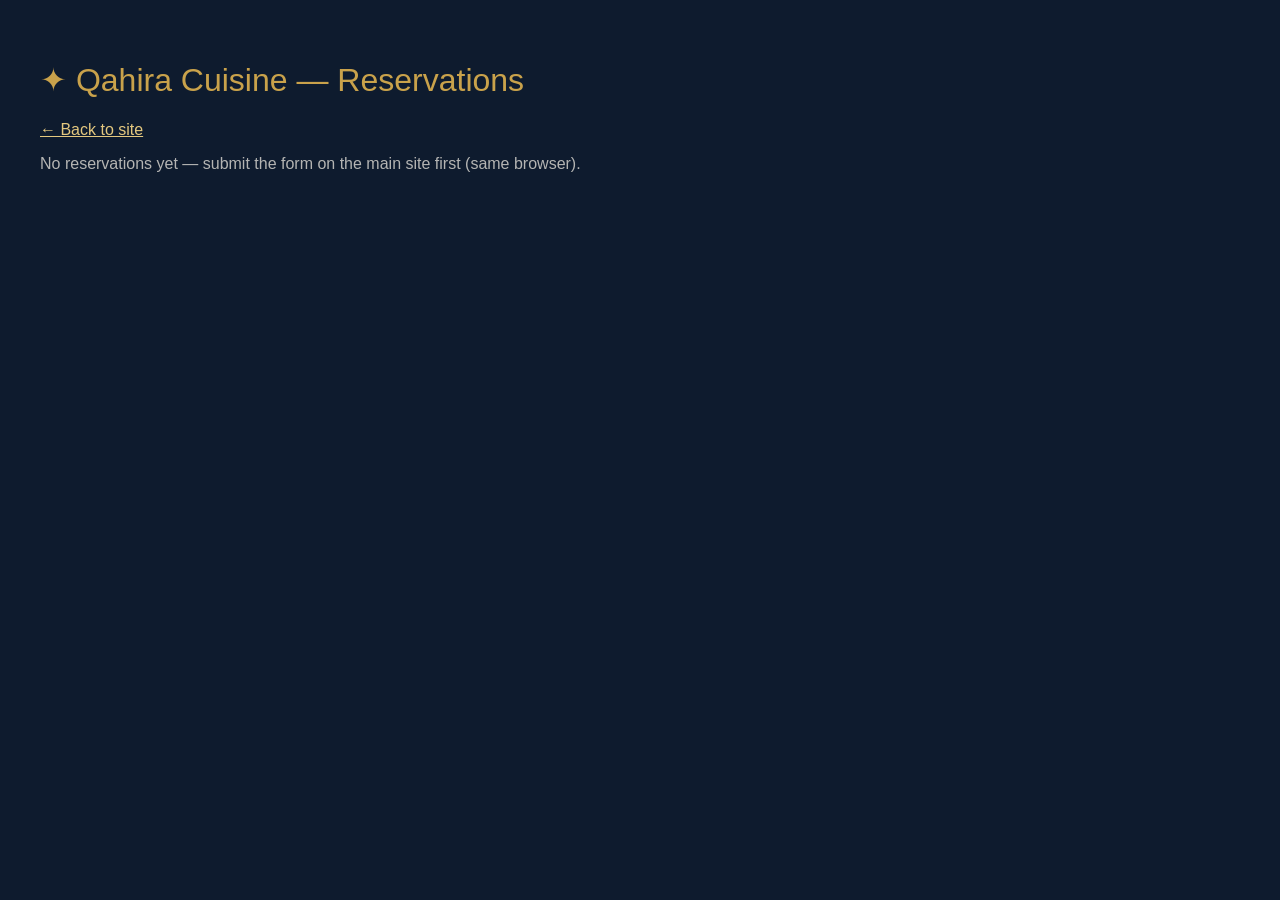
<file: admin.html>
<!DOCTYPE html>
<html lang="en">
<head>
  <meta charset="UTF-8" />
  <title>Qahira Cuisine — Reservations (Admin)</title>
  <style>
    body { font-family: sans-serif; background:#0e1b2e; color:#fbf6ec; padding:2rem; }
    h1 { color:#c9a24b; font-weight:400; }
    table { border-collapse: collapse; width:100%; margin-top:1rem; }
    th, td { border:1px solid #2c405f; padding:.55rem .8rem; text-align:left; font-size:.9rem; }
    th { background:#16263f; color:#e4c87f; }
    tr:nth-child(even) { background:#132238; }
    a { color:#e4c87f; }
    .empty { opacity:.7; margin-top:1rem; }
  </style>
</head>
<body>
  <h1>✦ Qahira Cuisine — Reservations</h1>
  <p><a href="index.html">← Back to site</a></p>
  <div id="out"></div>

  <script>
    const items = JSON.parse(localStorage.getItem("qahira_reservations")) || [];
    const out = document.getElementById("out");

    if (items.length === 0) {
      out.innerHTML = '<p class="empty">No reservations yet — submit the form on the main site first (same browser).</p>';
    } else {
      const rows = items.map(r => `
        <tr>
          <td>${r.id}</td><td>${r.type || "table"}</td><td>${r.name}</td>
          <td>${r.contact}</td><td>${r.date}</td><td>${r.guests || "-"}</td>
          <td>${r.room || "—"}</td><td>${r.notes || "—"}</td>
        </tr>`).join("");
      out.innerHTML = `
        <table>
          <tr><th>#</th><th>Type</th><th>Name</th><th>Contact</th>
          <th>Date</th><th>Guests</th><th>Suite</th><th>Notes</th></tr>
          ${rows}
        </table>`;
    }
  </script>
</body>
</html>
</file>
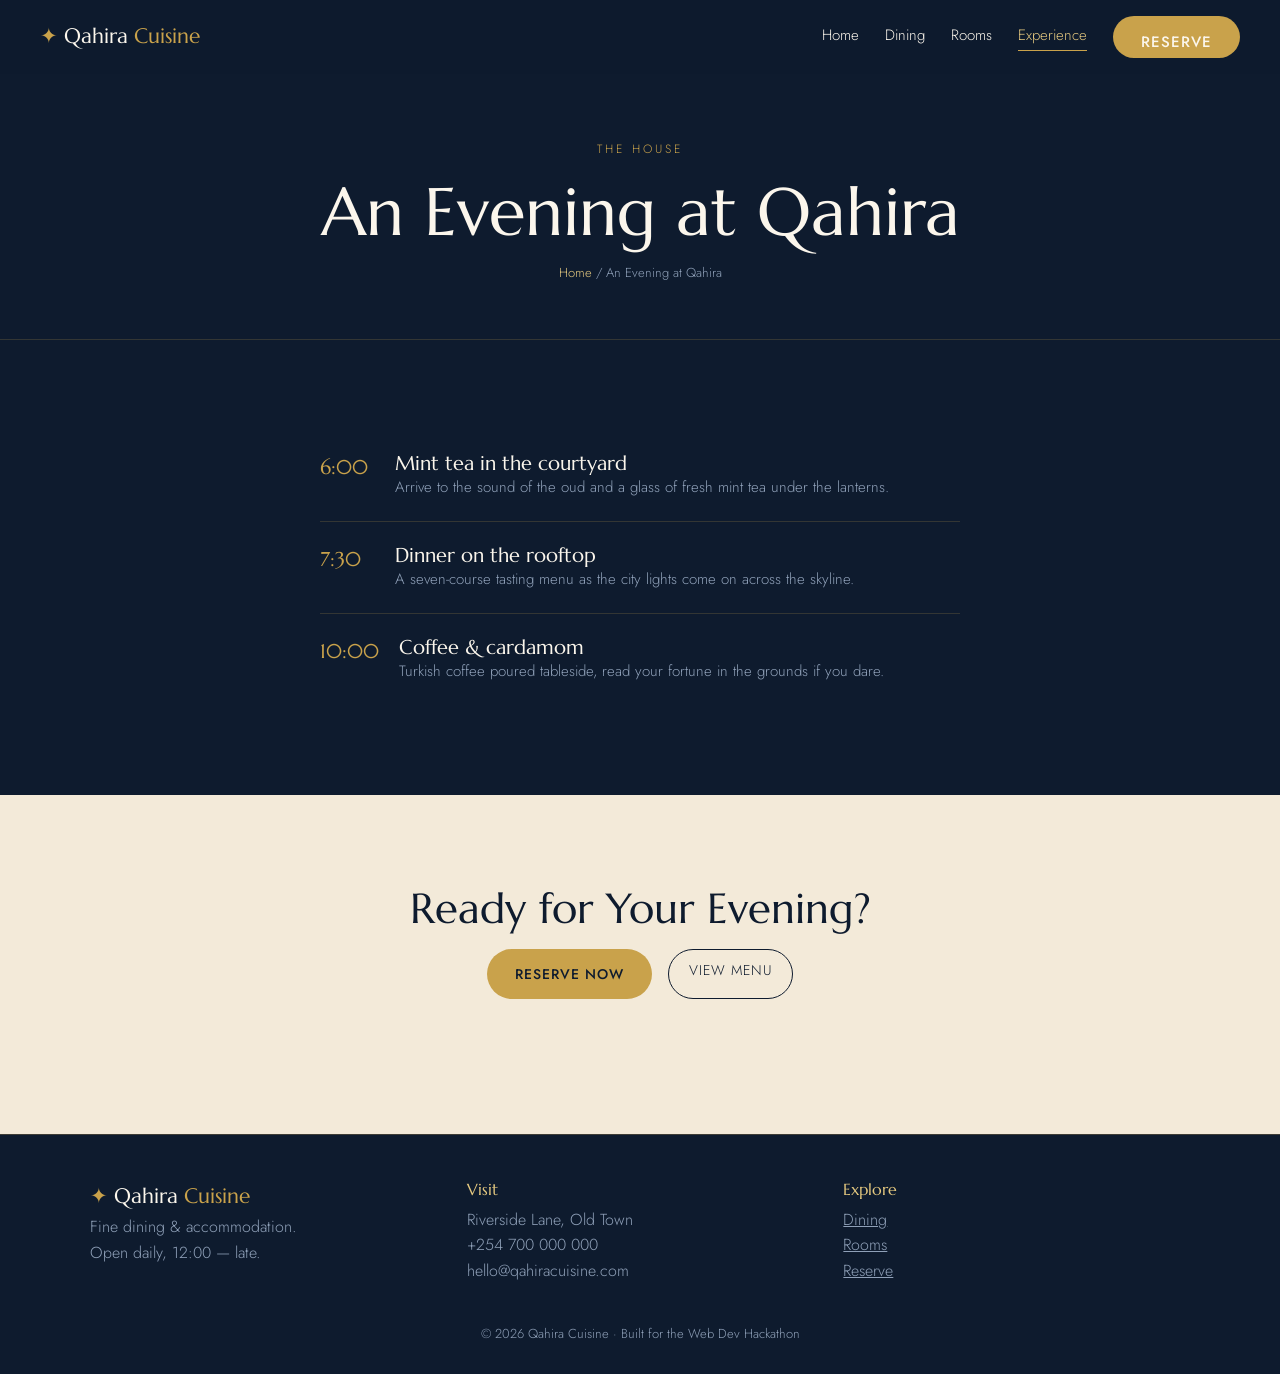
<file: experience.html>
<!DOCTYPE html>
<html lang="en">
<head>
  <meta charset="UTF-8" />
  <meta name="viewport" content="width=device-width, initial-scale=1.0" />
  <title>Experience — Qahira Cuisine</title>
  <meta name="description" content="What an evening at Qahira Cuisine looks like." />
  <link rel="preconnect" href="https://fonts.googleapis.com" />
  <link rel="preconnect" href="https://fonts.gstatic.com" crossorigin />
  <link href="https://fonts.googleapis.com/css2?family=Marcellus&family=Jost:ital,wght@0,300;0,400;0,500;1,400&display=swap" rel="stylesheet" />
  <link rel="stylesheet" href="style.css" />
</head>
<body>
  <header class="nav" id="nav">
    <a href="index.html" class="nav-brand">
      <span class="star-mark" aria-hidden="true">✦</span>
      Qahira <em>Cuisine</em>
    </a>
    <nav class="nav-links" id="navLinks">
      <a href="index.html">Home</a>
      <a href="dining.html">Dining</a>
      <a href="rooms.html">Rooms</a>
      <a href="experience.html" class="current">Experience</a>
      <a href="reserve.html" class="btn btn-gold">Reserve</a>
    </nav>
    <button class="nav-toggle" id="navToggle" aria-label="Open menu" aria-expanded="false">
      <span></span><span></span><span></span>
    </button>
  </header>
  <section class="page-banner">
    <p class="eyebrow">The House</p>
    <h1>An Evening at Qahira</h1>
    
    <p class="breadcrumb"><a href="index.html">Home</a> / An Evening at Qahira</p>
  </section>

  <section class="section" id="experience">
    <ol class="evening">
      <li class="reveal"><span class="evening-time">6:00</span>
        <div><h3>Mint tea in the courtyard</h3><p>Arrive to the sound of the oud and a glass of fresh mint tea under the lanterns.</p></div></li>
      <li class="reveal"><span class="evening-time">7:30</span>
        <div><h3>Dinner on the rooftop</h3><p>A seven-course tasting menu as the city lights come on across the skyline.</p></div></li>
      <li class="reveal"><span class="evening-time">10:00</span>
        <div><h3>Coffee &amp; cardamom</h3><p>Turkish coffee poured tableside, read your fortune in the grounds if you dare.</p></div></li>
    </ol>
  </section>

  <section class="section section-sand">
    <div class="section-head reveal">
      <h2>Ready for Your Evening?</h2>
      <div class="hero-actions" style="margin-top:1rem">
        <a href="reserve.html" class="btn btn-gold">Reserve Now</a>
        <a href="dining.html" class="btn btn-line" style="border-color:var(--ink);color:var(--ink)">View Menu</a>
      </div>
    </div>
  </section>
  <footer class="footer" id="contact">
    <div class="footer-grid">
      <div>
        <p class="nav-brand"><span class="star-mark">✦</span> Qahira <em>Cuisine</em></p>
        <p class="muted">Fine dining &amp; accommodation.<br />Open daily, 12:00 — late.</p>
      </div>
      <div>
        <h4>Visit</h4>
        <p class="muted">Riverside Lane, Old Town<br />+254 700 000 000<br />hello@qahiracuisine.com</p>
      </div>
      <div>
        <h4>Explore</h4>
        <p class="muted"><a href="dining.html" style="color:inherit">Dining</a><br />
        <a href="rooms.html" style="color:inherit">Rooms</a><br />
        <a href="reserve.html" style="color:inherit">Reserve</a></p>
      </div>
    </div>
    <p class="footer-line muted">© 2026 Qahira Cuisine · Built for the Web Dev Hackathon</p>
  </footer>

  <script src="script.js"></script>
</body>
</html>
</file>
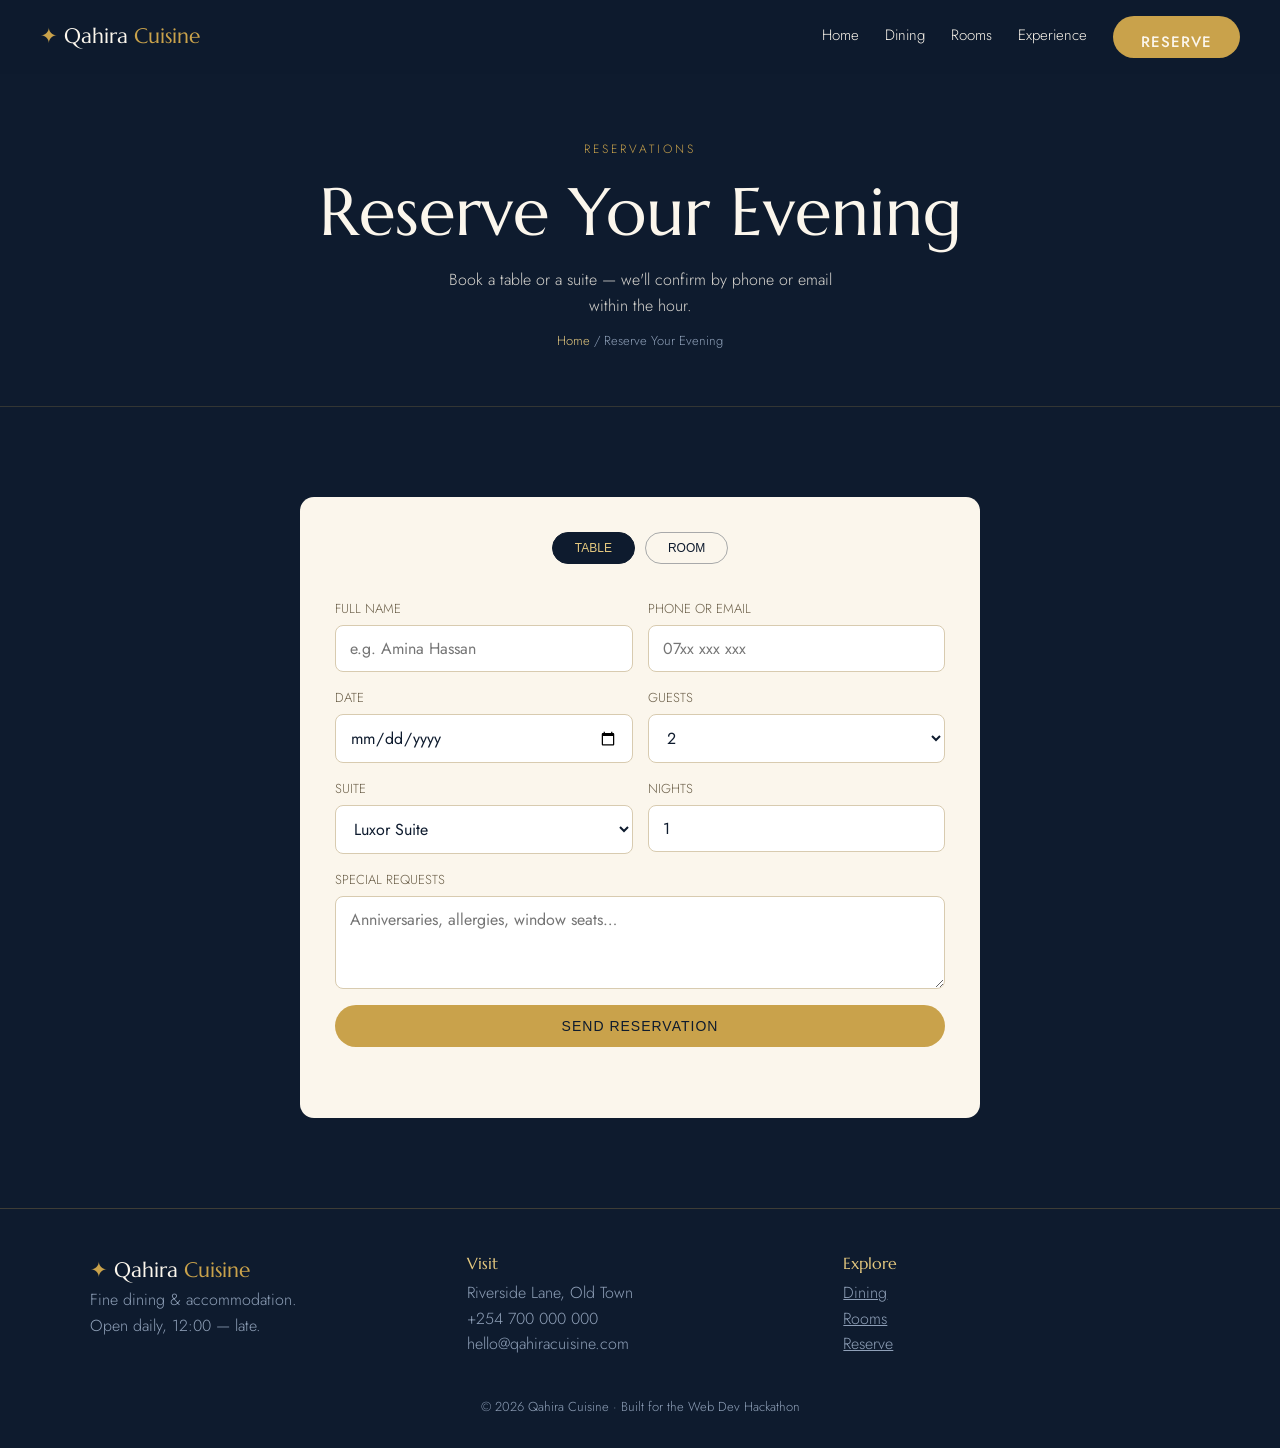
<file: reserve.html>
<!DOCTYPE html>
<html lang="en">
<head>
  <meta charset="UTF-8" />
  <meta name="viewport" content="width=device-width, initial-scale=1.0" />
  <title>Reserve — Qahira Cuisine</title>
  <meta name="description" content="Reserve a table or a suite at Qahira Cuisine." />
  <link rel="preconnect" href="https://fonts.googleapis.com" />
  <link rel="preconnect" href="https://fonts.gstatic.com" crossorigin />
  <link href="https://fonts.googleapis.com/css2?family=Marcellus&family=Jost:ital,wght@0,300;0,400;0,500;1,400&display=swap" rel="stylesheet" />
  <link rel="stylesheet" href="style.css" />
</head>
<body>
  <header class="nav" id="nav">
    <a href="index.html" class="nav-brand">
      <span class="star-mark" aria-hidden="true">✦</span>
      Qahira <em>Cuisine</em>
    </a>
    <nav class="nav-links" id="navLinks">
      <a href="index.html">Home</a>
      <a href="dining.html">Dining</a>
      <a href="rooms.html">Rooms</a>
      <a href="experience.html">Experience</a>
      <a href="reserve.html" class="btn btn-gold">Reserve</a>
    </nav>
    <button class="nav-toggle" id="navToggle" aria-label="Open menu" aria-expanded="false">
      <span></span><span></span><span></span>
    </button>
  </header>
  <section class="page-banner">
    <p class="eyebrow">Reservations</p>
    <h1>Reserve Your Evening</h1>
    <p class="lede" style="margin:1rem auto 0">Book a table or a suite — we'll confirm by phone or email within the hour.</p>
    <p class="breadcrumb"><a href="index.html">Home</a> / Reserve Your Evening</p>
  </section>

  <section class="section" id="reserve">
    <div class="form-card reveal">
      <div class="form-switch" role="tablist">
        <button class="tab active" data-form="table" role="tab">Table</button>
        <button class="tab" data-form="room" role="tab">Room</button>
      </div>

      <form id="reserveForm" novalidate>
        <input type="hidden" name="type" id="formType" value="table" />
        <div class="form-row">
          <label>Full name
            <input type="text" name="name" required placeholder="e.g. Amina Hassan" /></label>
          <label>Phone or email
            <input type="text" name="contact" required placeholder="07xx xxx xxx" /></label>
        </div>
        <div class="form-row">
          <label>Date
            <input type="date" name="date" required /></label>
          <label id="guestsLabel">Guests
            <select name="guests">
              <option>1</option><option selected>2</option><option>3</option>
              <option>4</option><option>5</option><option>6+</option>
            </select></label>
        </div>
        <div class="form-row form-row-room" hidden id="roomRow">
          <label>Suite
            <select name="room" id="roomSelect">
              <option>Luxor Suite</option>
              <option>Alexandria Room</option>
              <option>Aswan Suite</option>
            </select></label>
          <label>Nights
            <input type="number" name="nights" min="1" value="1" /></label>
        </div>
        <label>Special requests
          <textarea name="notes" rows="3" placeholder="Anniversaries, allergies, window seats…"></textarea></label>
        <button type="submit" class="btn btn-gold btn-wide">Send Reservation</button>
        <p class="form-status" id="formStatus" role="status"></p>
      </form>
    </div>
  </section>
  <footer class="footer" id="contact">
    <div class="footer-grid">
      <div>
        <p class="nav-brand"><span class="star-mark">✦</span> Qahira <em>Cuisine</em></p>
        <p class="muted">Fine dining &amp; accommodation.<br />Open daily, 12:00 — late.</p>
      </div>
      <div>
        <h4>Visit</h4>
        <p class="muted">Riverside Lane, Old Town<br />+254 700 000 000<br />hello@qahiracuisine.com</p>
      </div>
      <div>
        <h4>Explore</h4>
        <p class="muted"><a href="dining.html" style="color:inherit">Dining</a><br />
        <a href="rooms.html" style="color:inherit">Rooms</a><br />
        <a href="reserve.html" style="color:inherit">Reserve</a></p>
      </div>
    </div>
    <p class="footer-line muted">© 2026 Qahira Cuisine · Built for the Web Dev Hackathon</p>
  </footer>

  <script src="script.js"></script>
</body>
</html>
</file>
<file: style.css>
/* Qahira Cuisine website styles */

:root {
  --ink: #0e1b2e;
  --ink2: #16263f;
  --brass: #c9a24b;
  --brass2: #e4c87f;
  --sand: #f3ead9;
  --cream: #fbf6ec;
  --muted: #8fa0b8;
}

* {
  margin: 0;
  padding: 0;
  box-sizing: border-box;
}

html {
  scroll-behavior: smooth;
}

body {
  font-family: "Jost", sans-serif;
  background: var(--ink);
  color: var(--cream);
  line-height: 1.6;
  font-weight: 300;
}

h1, h2, h3, h4 {
  font-family: "Marcellus", serif;
  font-weight: 400;
  line-height: 1.15;
}

h1 { font-size: clamp(2.4rem, 6vw, 4.2rem); }
h2 { font-size: clamp(1.8rem, 4vw, 2.6rem); }
h3 { font-size: 1.25rem; }

.eyebrow {
  letter-spacing: 3px;
  text-transform: uppercase;
  font-size: 12px;
  color: var(--brass);
  margin-bottom: 15px;
}

.lede {
  max-width: 46ch;
  margin: 12px auto 0;
  opacity: 0.85;
}

.muted { color: var(--muted); }
.star-mark { color: var(--brass); }

/* navbar */
.nav {
  position: fixed;
  top: 0; left: 0; right: 0;
  z-index: 50;
  display: flex;
  align-items: center;
  justify-content: space-between;
  padding: 16px 40px;
  background: rgba(14,27,46,0.92);
  backdrop-filter: blur(8px);
}

.nav.scrolled {
  box-shadow: 0 2px 20px rgba(0,0,0,0.35);
}

.nav-brand {
  font-family: "Marcellus", serif;
  font-size: 21px;
  color: var(--cream);
  text-decoration: none;
}

.nav-brand em {
  color: var(--brass);
  font-style: normal;
}

.nav-links {
  display: flex;
  gap: 26px;
  align-items: center;
}

.nav-links a {
  color: var(--cream);
  text-decoration: none;
  font-size: 15px;
  padding-bottom: 3px;
  border-bottom: 1px solid transparent;
}

.nav-links a:hover {
  color: var(--brass2);
}

.nav-links a.current {
  color: var(--brass2);
  border-bottom-color: var(--brass);
}

.nav-toggle {
  display: none;
  background: none;
  border: 0;
  cursor: pointer;
}

.nav-toggle span {
  display: block;
  width: 24px;
  height: 2px;
  background: var(--cream);
  margin: 5px 0;
}

/* buttons */
.btn {
  display: inline-block;
  padding: 13px 27px;
  border-radius: 999px;
  font-size: 14px;
  letter-spacing: 1px;
  text-transform: uppercase;
  text-decoration: none;
  cursor: pointer;
  border: 1px solid transparent;
  transition: 0.25s;
}

.btn-gold {
  background: var(--brass);
  color: var(--ink);
  font-weight: 500;
}

.btn-gold:hover {
  background: var(--brass2);
}

.btn-ghost {
  border-color: rgba(251,246,236,0.4);
  color: var(--cream);
}

.btn-ghost:hover {
  border-color: var(--brass);
  color: var(--brass2);
}

.btn-line {
  background: none;
  border-color: var(--ink);
  color: var(--ink);
  padding: 9px 20px;
}

.btn-line:hover {
  background: var(--ink);
  color: var(--brass2);
}

.btn-wide {
  width: 100%;
  border: 0;
}

/* hero section on homepage */
.hero {
  min-height: 100vh;
  display: flex;
  flex-direction: column;
  justify-content: center;
  align-items: center;
  text-align: center;
  padding: 110px 20px 0;
  background-color: var(--ink);
  background-image: url('images/hero.jpg');
  background-size: cover;
  background-position: center;
  background-repeat: no-repeat;
  position: relative;
}

.hero::before {
  content: "";
  position: absolute;
  inset: 0;
  background: linear-gradient(180deg, rgba(14,27,46,0.55), rgba(14,27,46,0.85) 70%, var(--ink));
}

.hero-arch, .hero-strip {
  position: relative;
  z-index: 1;
}

.hero-arch {
  border: 1.5px solid rgba(201,162,75,0.55);
  border-bottom: 0;
  border-radius: 50% 50% 0 0 / 38% 38% 0 0;
  padding: 60px 40px 40px;
  max-width: 780px;
}

.hero-sub {
  max-width: 48ch;
  margin: 18px auto 0;
  color: var(--muted);
}

.hero-actions {
  margin-top: 35px;
  display: flex;
  gap: 16px;
  justify-content: center;
  flex-wrap: wrap;
}

.hero-strip {
  margin-top: auto;
  width: 100%;
  display: flex;
  gap: 22px;
  justify-content: center;
  flex-wrap: wrap;
  padding: 22px 16px;
  border-top: 1px solid rgba(201,162,75,0.25);
  font-size: 12px;
  letter-spacing: 3px;
  text-transform: uppercase;
  color: var(--muted);
}

/* banner used on the inner pages (not the homepage) */
.page-banner {
  padding: 140px 20px 55px;
  text-align: center;
  background: var(--ink);
  border-bottom: 1px solid rgba(201,162,75,0.2);
}

.breadcrumb {
  margin-top: 12px;
  font-size: 13px;
  color: var(--muted);
}

.breadcrumb a {
  color: var(--brass2);
  text-decoration: none;
}

/* the 4 link cards on the homepage */
.home-links {
  display: grid;
  grid-template-columns: repeat(auto-fit, minmax(220px, 1fr));
  gap: 18px;
}

.home-link-card {
  background: var(--ink2);
  border: 1px solid rgba(201,162,75,0.18);
  border-radius: 14px;
  padding: 28px 24px;
  text-decoration: none;
  color: var(--cream);
  display: flex;
  flex-direction: column;
  gap: 8px;
}

.home-link-card:hover {
  border-color: var(--brass);
}

.home-link-card .glyph {
  font-size: 26px;
  color: var(--brass);
}

.home-link-card p {
  color: var(--muted);
  font-size: 14px;
}

.home-link-card .go {
  color: var(--brass2);
  font-size: 13px;
  text-transform: uppercase;
  margin-top: auto;
}

/* general section spacing */
.section {
  padding: 90px 20px;
  max-width: 1100px;
  margin: 0 auto;
}

.section-sand {
  max-width: none;
  background: var(--sand);
  color: var(--ink);
}

.section-sand .lede {
  color: #4a4234;
}

.section-sand > * {
  max-width: 1100px;
  margin-left: auto;
  margin-right: auto;
}

.section-head {
  text-align: center;
  margin-bottom: 45px;
}

/* menu page */
.menu-tabs, .form-switch {
  display: flex;
  gap: 10px;
  justify-content: center;
  margin-bottom: 35px;
  flex-wrap: wrap;
}

.tab {
  background: none;
  border: 1px solid rgba(201,162,75,0.4);
  color: inherit;
  padding: 8px 22px;
  border-radius: 999px;
  cursor: pointer;
  text-transform: uppercase;
  font-size: 12px;
}

.tab.active, .tab:hover {
  background: var(--brass);
  border-color: var(--brass);
  color: var(--ink);
}

.menu-grid {
  display: grid;
  grid-template-columns: repeat(auto-fit, minmax(290px, 1fr));
  gap: 18px;
}

.dish {
  background: var(--ink2);
  border: 1px solid rgba(201,162,75,0.18);
  border-radius: 14px;
  padding: 22px 24px;
  display: flex;
  flex-direction: column;
  gap: 6px;
}

.dish-photo {
  width: 100%;
  height: 140px;
  object-fit: cover;
  border-radius: 8px;
  margin-bottom: 5px;
}

.dish-top {
  display: flex;
  justify-content: space-between;
  align-items: baseline;
  gap: 15px;
}

.dish h3 { color: var(--brass2); }
.dish .price { font-family: "Marcellus", serif; }
.dish p { font-size: 14px; color: var(--muted); }

/* rooms page */
.rooms-grid {
  display: grid;
  grid-template-columns: repeat(auto-fit, minmax(280px, 1fr));
  gap: 22px;
}

.room-card {
  background: var(--cream);
  border-radius: 14px;
  overflow: hidden;
  display: flex;
  flex-direction: column;
}

.room-visual {
  height: 170px;
  display: grid;
  place-items: center;
  position: relative;
  background: linear-gradient(135deg, var(--ink) 0%, #24395c 100%);
}

.room-visual::before {
  content: attr(data-glyph);
  font-size: 48px;
  color: var(--brass);
  opacity: 0.9;
}

.room-visual img {
  position: absolute;
  inset: 0;
  width: 100%;
  height: 100%;
  object-fit: cover;
}

.room-body {
  padding: 20px 22px 24px;
  display: flex;
  flex-direction: column;
  gap: 10px;
  flex: 1;
}

.room-body p {
  font-size: 14px;
  color: #5a5142;
}

.room-foot {
  margin-top: auto;
  display: flex;
  justify-content: space-between;
  align-items: center;
  gap: 10px;
}

.price {
  font-family: "Marcellus", serif;
  font-size: 17px;
}

.price small {
  font-family: "Jost", sans-serif;
  color: #8a7d61;
}

/* experience page timeline */
.evening {
  list-style: none;
  max-width: 640px;
  margin: 0 auto;
}

.evening li {
  display: flex;
  gap: 20px;
  padding: 22px 0;
  border-bottom: 1px solid rgba(201,162,75,0.2);
}

.evening li:last-child {
  border-bottom: 0;
}

.evening-time {
  font-family: "Marcellus", serif;
  color: var(--brass);
  font-size: 20px;
  min-width: 55px;
}

.evening p {
  color: var(--muted);
  font-size: 15px;
}

/* reservation form */
.form-card {
  background: var(--cream);
  border-radius: 14px;
  padding: 35px;
  max-width: 680px;
  margin: 0 auto;
}

.form-card .tab {
  border-color: rgba(14,27,46,0.35);
  color: var(--ink);
}

.form-card .tab.active, .form-card .tab:hover {
  background: var(--ink);
  border-color: var(--ink);
  color: var(--brass2);
}

form label {
  display: flex;
  flex-direction: column;
  gap: 5px;
  font-size: 13px;
  text-transform: uppercase;
  color: #6b5f49;
  margin-bottom: 16px;
}

form input, form select, form textarea {
  font-family: "Jost", sans-serif;
  font-size: 16px;
  color: var(--ink);
  padding: 11px 14px;
  border: 1px solid #d8cbb0;
  border-radius: 8px;
  background: #fff;
}

form input:focus, form select:focus, form textarea:focus {
  outline: 2px solid var(--brass);
  border-color: var(--brass);
}

.form-row {
  display: grid;
  grid-template-columns: 1fr 1fr;
  gap: 15px;
}

.form-status {
  margin-top: 14px;
  text-align: center;
  font-size: 15px;
  min-height: 22px;
}

.form-status.ok { color: #2e7d4f; }
.form-status.err { color: #b3402e; }

/* footer */
.footer {
  border-top: 1px solid rgba(201,162,75,0.25);
  padding: 45px 40px 30px;
}

.footer-grid {
  max-width: 1100px;
  margin: 0 auto;
  display: grid;
  grid-template-columns: repeat(auto-fit, minmax(200px, 1fr));
  gap: 30px;
}

.footer h4 {
  color: var(--brass2);
  margin-bottom: 8px;
}

.footer-line {
  text-align: center;
  margin-top: 40px;
  font-size: 13px;
}

/* fade-in effect when scrolling down the page */
.reveal {
  opacity: 0;
  transform: translateY(22px);
  transition: opacity 0.7s ease, transform 0.7s ease;
}

.reveal.in {
  opacity: 1;
  transform: none;
}

/* mobile styles */
@media (max-width: 760px) {
  .nav-toggle {
    display: block;
  }

  .nav-links {
    position: fixed;
    inset: 0;
    background: rgba(14,27,46,0.97);
    flex-direction: column;
    justify-content: center;
    font-size: 19px;
    transform: translateX(100%);
    transition: 0.3s;
  }

  .nav-links.open {
    transform: none;
  }

  .form-row {
    grid-template-columns: 1fr;
    gap: 0;
  }
}
</file>
